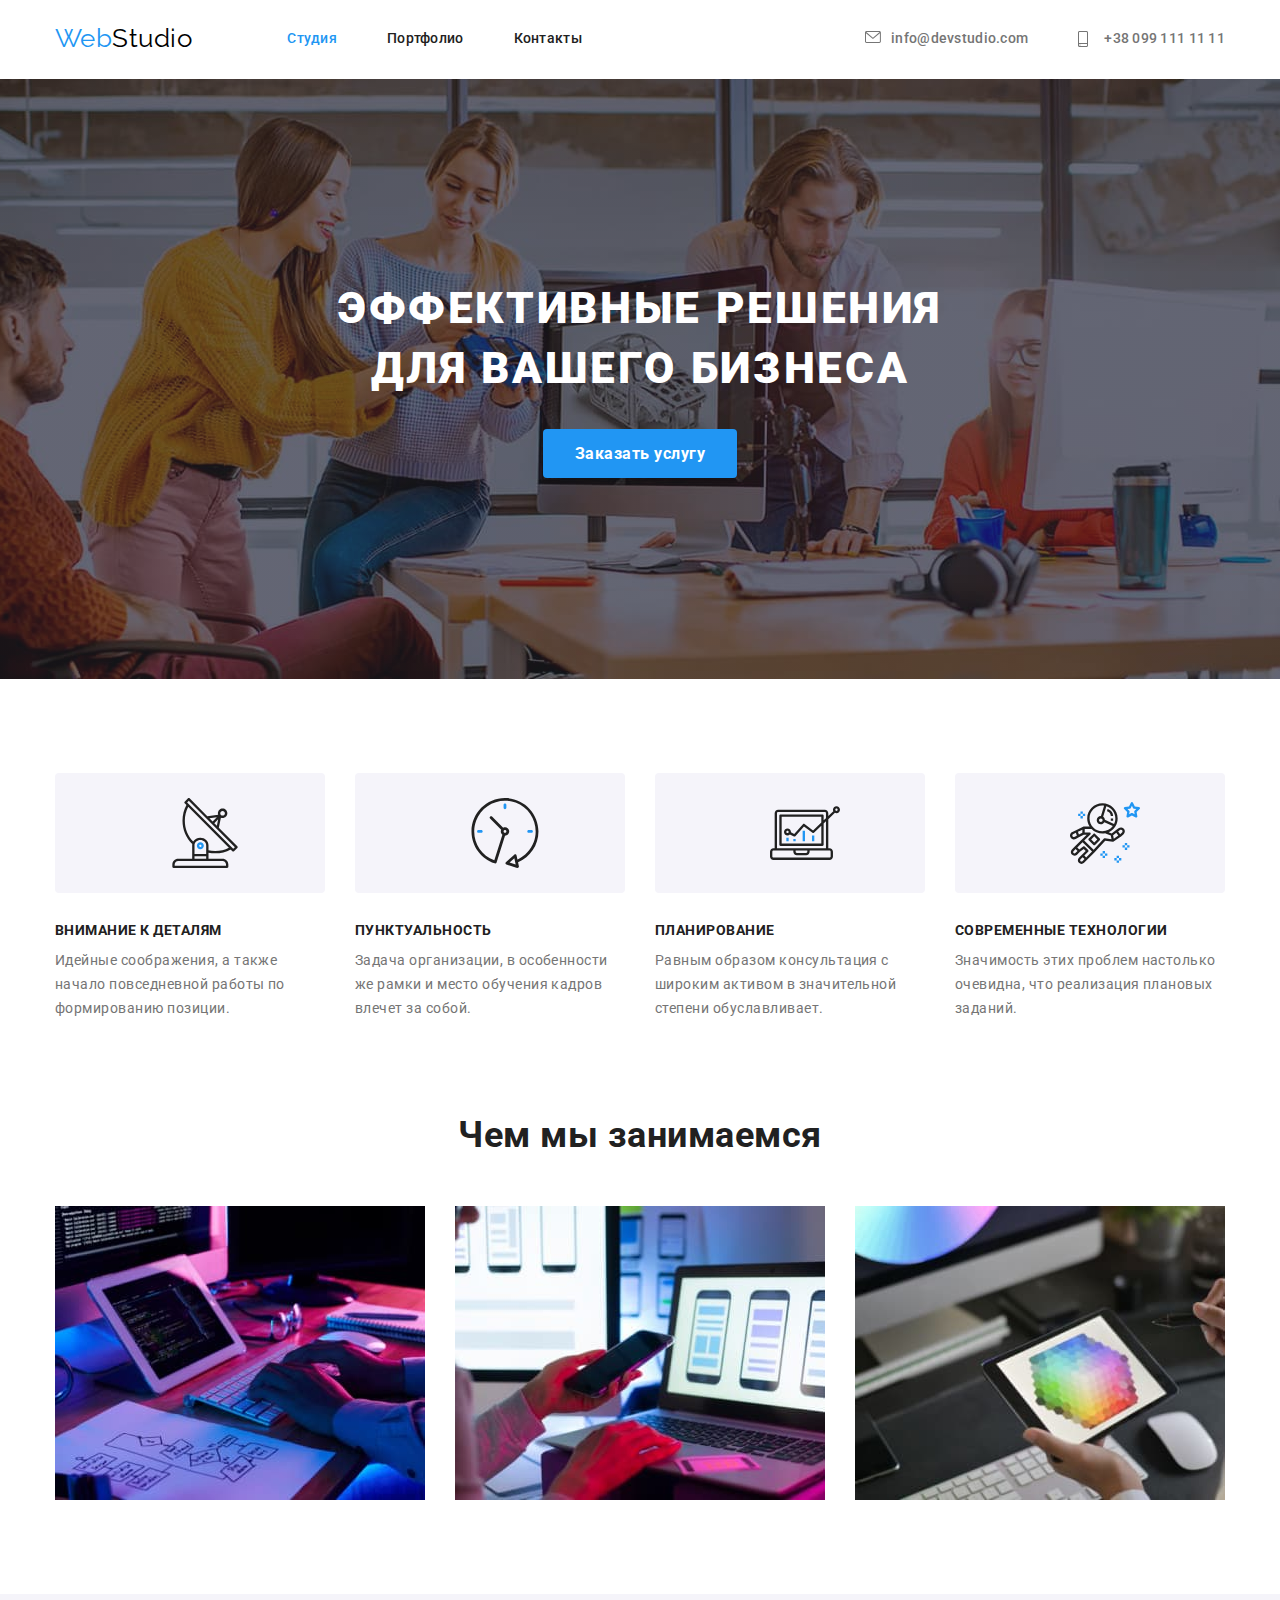
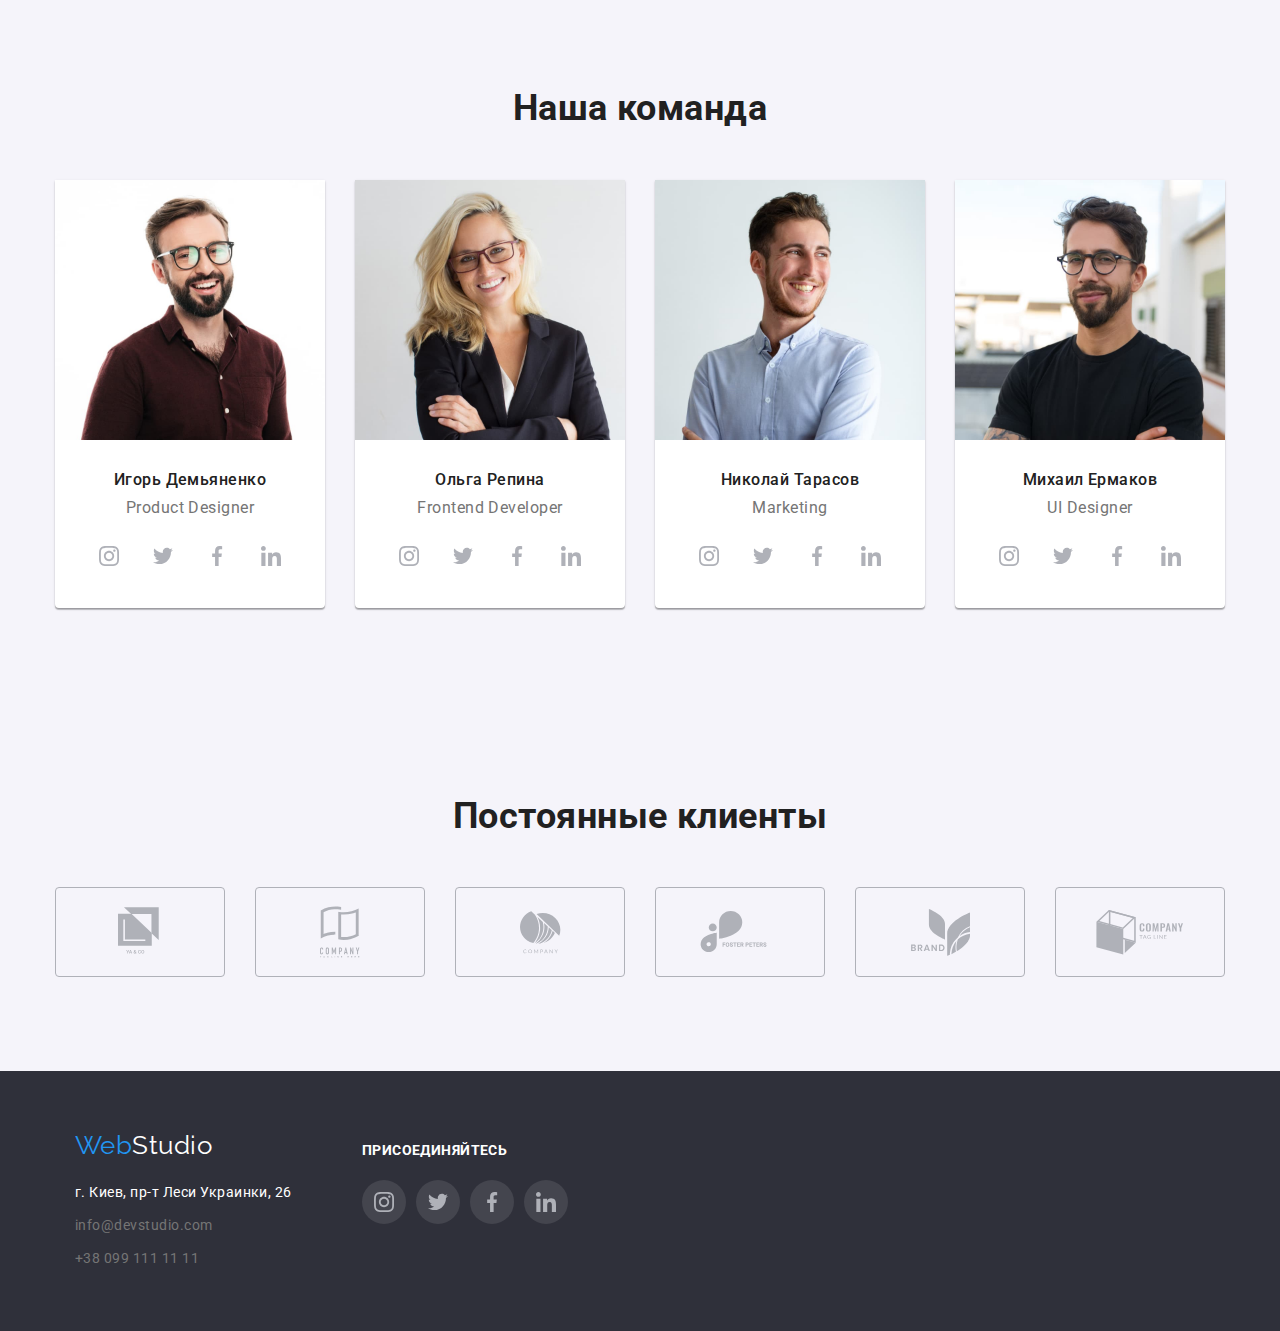
<file: index.html>
<!DOCTYPE html>
<html lang="ru">
<head>
    <meta charset="UTF-8">
    <meta name="viewport" content="width=device-width, initial-scale=1.0">
    <link rel="preconnect" href="https://fonts.gstatic.com">
    <link href="https://fonts.googleapis.com/css2?family=Raleway:wght@700&family=Roboto:wght@400;500;700;900&display=swap" rel="stylesheet">
    <link rel="stylesheet" href="https://cdnjs.cloudflare.com/ajax/libs/modern-normalize/1.0.0/modern-normalize.min.css">
    <link rel="stylesheet" href="./css/styles.css">
    <title>home work 4</title>
</head>
<body>
    <header>
        <div class="container">
            <nav class="main-nav">
                <a href="" class="logo"> <span class="logo-accent">Web</span>Studio</a>
            
                <ul class="site-nav list">
                    <li>
                        <a href="" class="link-current" >Студия</a>
                    </li>
                    <li>
                        <a href="./portfolio.html" class="link" >Портфолио</a>
                    </li>
                    <li>
                        <a href="" class="link" >Контакты</a>
                    </li>
                </ul>
                <ul class="contact-list list">
                     <li class="contact">
                        <a class="contact-list-link" href="mailto:info@devstudio.com">
                            <svg class="contact-icon">
                                <use href="./images/symbol.svg#icon-envelope" width="16px" height="12" ></use>
                            </svg>
                                info@devstudio.com</a>
                     </li>
                     <li>
                        <a class="contact-list-link" href="tel:+380991111111">
                            <svg class="contact-icon">
                                <use href="./images/symbol.svg#icon-smartphone" width="10px" height="16" ></use>
                            </svg>
                            +38 099 111 11 11</a>
                     </li>
                </ul>
            </nav>
        </div>
    </header>
    <main>
        <section class="hero">
            <div class="container">
                    <h1 class="title-hero">Эффективные решения <br>
                    для вашего бизнеса</h1>
                    <a href="" class="button">Заказать услугу</a>
            </div>
        </section>
        <section class="section">
            <div class="container">
                <h2 class="advantages-title">Наши преимущества</h2>
            <ul class="advantages-list list">
                <li>
                    <div class="advantages-div">
                        <svg class="icon-svg" height=70>
                            <use href="./images/symbol.svg#icon-antenna"></use>
                        </svg>
                    </div>
                    <h3 class="advantages-scroll">Внимание к деталям</h3>
                    <p>
                        Идейные соображения, а также начало повседневной работы по формированию позиции.
                    </p>
                </li>
                <li>
                    <div class="advantages-div">
                        <svg class="icon-svg" height=70>
                            <use href="./images/symbol.svg#icon-clock"></use>
                        </svg>
                    </div>
                    <h3 class="advantages-scroll">Пунктуальность</h3>
                    <p>
                        Задача организации, в особенности же рамки и место обучения кадров влечет за собой.
                    </p>
                </li>
                <li>
                    <div class="advantages-div">
                        <svg class="icon-svg" height=70>
                            <use href="./images/symbol.svg#icon-diagram"></use>
                        </svg>
                    </div>
                    <h3 class="advantages-scroll">Планирование</h3>
                    <p>
                        Равным образом консультация с широким активом в значительной степени обуславливает.
                    </p>
                </li>
                <li>
                    <div class="advantages-div">
                        <svg class="icon-svg" height=70>
                            <use href="./images/symbol.svg#icon-astronaut"></use>
                        </svg>
                    </div>
                    <h3 class="advantages-scroll">Современные технологии</h3>
                    <p>
                        Значимость этих проблем настолько очевидна, что реализация плановых заданий.
                    </p>
                </li>
            </ul>
            </div>
        </section>
        <section class="section2">
            <div class="container">
                <h2 class="section-title">Чем мы занимаемся</h2>
            <ul class="work-examples-list list">
                <li class="work-item">
                    <img src="./images/img.jpg" width="370" alt="пример работы 1">
                </li>
                <li class="work-item">
                    <img src="./images/img-(1).jpg" width="370" alt="пример работы 2">
                </li>
                <li class="work-item">
                    <img src="./images/img-(2).jpg" width="370" alt="пример работы 3">
                </li>
            </ul>
            </div>
        </section>
        <section class="section3">
            <div class="container">
                <h2 class="section-title">Наша команда</h2>
            <ul class="headlines-list list">
                <li class="personal-item">
                    <img src="./images/personal-photo-1.jpg" width="270" alt="фото продукт дизайнера">
                    <h3 class="headlines-name">Игорь Демьяненко</h3>
                    <p>Product Designer</p>
                    <ul class="social">
                        <li>
                            <a class="social-item" href="">
                                <svg width="20px" height="20px">
                                    <use href="./images/symbol.svg#icon-instagram"></use>
                                </svg>
                            </a>
                        </li>
                        <li>
                            <a class="social-item" href="">
                                <svg width="20px" height="20px">
                                    <use class="social-icon" href="./images/symbol.svg#icon-twitter"></use>
                                </svg>
                            </a>
                        </li>
                        <li>
                            <a class="social-item" href="">
                                <svg width="20px" height="20px">
                                    <use class="social-icon" href="./images/symbol.svg#icon-facebook"></use>
                                </svg>
                            </a>
                        </li>
                        <li>
                            <a class="social-item" href="">
                                <svg width="20px" height="20px">
                                    <use class="social-icon" href="./images/symbol.svg#icon-linkedin"></use>
                                </svg>
                            </a>
                        </li>
                    </ul>
                </li>
                <li class="personal-item">
                    <img src="./images/personal-photo-2.jpg" width="270" alt="фото фронтэнд разработчика">
                    <h3 class="headlines-name">Ольга Репина</h3>
                    <p>Frontend Developer</p>
                    <ul class="social">
                        <li>
                            <a class="social-item" href="">
                                <svg width="20px" height="20px">
                                    <use href="./images/symbol.svg#icon-instagram"></use>
                                </svg>
                            </a>
                        </li>
                        <li>
                            <a class="social-item" href="">
                                <svg width="20px" height="20px">
                                    <use class="social-icon" href="./images/symbol.svg#icon-twitter"></use>
                                </svg>
                            </a>
                        </li>
                        <li>
                            <a class="social-item" href="">
                                <svg width="20px" height="20px">
                                    <use class="social-icon" href="./images/symbol.svg#icon-facebook"></use>
                                </svg>
                            </a>
                        </li>
                        <li>
                            <a class="social-item" href="">
                                <svg width="20px" height="20px">
                                    <use class="social-icon" href="./images/symbol.svg#icon-linkedin"></use>
                                </svg>
                            </a>
                        </li>
                    </ul>
                </li>
                <li class="personal-item">
                    <img src="./images/personal-photo-3.jpg" width="270" alt="фото маркетолога">
                    <h3 class="headlines-name">Николай Тарасов</h3>
                    <p>Marketing</p>
                    <ul class="social">
                        <li>
                            <a class="social-item" href="">
                                <svg width="20px" height="20px">
                                    <use href="./images/symbol.svg#icon-instagram"></use>
                                </svg>
                            </a>
                        </li>
                        <li>
                            <a class="social-item" href="">
                                <svg width="20px" height="20px">
                                    <use class="social-icon" href="./images/symbol.svg#icon-twitter"></use>
                                </svg>
                            </a>
                        </li>
                        <li>
                            <a class="social-item" href="">
                                <svg width="20px" height="20px">
                                    <use class="social-icon" href="./images/symbol.svg#icon-facebook"></use>
                                </svg>
                            </a>
                        </li>
                        <li>
                            <a class="social-item" href="">
                                <svg width="20px" height="20px">
                                    <use class="social-icon" href="./images/symbol.svg#icon-linkedin"></use>
                                </svg>
                            </a>
                        </li>
                    </ul>
                </li>
                <li class="personal-item">
                    <img src="./images/personal-photo-4.jpg" width="270" alt="фото дизайнера">
                    <h3 class="headlines-name">Михаил Ермаков</h3>
                    <p>UI Designer</p>
                    <ul class="social">
                        <li>
                            <a class="social-item" href="">
                                <svg width="20px" height="20px">
                                    <use href="./images/symbol.svg#icon-instagram"></use>
                                </svg>
                            </a>
                        </li>
                        <li>
                            <a class="social-item" href="">
                                <svg width="20px" height="20px">
                                    <use class="social-icon" href="./images/symbol.svg#icon-twitter"></use>
                                </svg>
                            </a>
                        </li>
                        <li>
                            <a class="social-item" href="">
                                <svg width="20px" height="20px">
                                    <use class="social-icon" href="./images/symbol.svg#icon-facebook"></use>
                                </svg>
                            </a>
                        </li>
                        <li>
                            <a class="social-item" href="">
                                <svg width="20px" height="20px">
                                    <use class="social-icon" href="./images/symbol.svg#icon-linkedin"></use>
                                </svg>
                            </a>
                        </li>
                    </ul>
                </li>
            </ul>
            </div>
        </section>
        <section class="section3">
            <div class="container">
                <h2 class="section-title">Постоянные клиенты</h2>
                <ul class="client-list">
                    <li>
                        <a class="client-thumb" href="">
                            <svg width="45px" height="50px">
                                <use href="./images/symbol.svg#icon-logo1"></use>
                            </svg>
                        </a>
                    </li>
                    <li>
                        <a class="client-thumb" href="">
                            <svg width="40px" height="52px">
                            <use href="./images/symbol.svg#icon-logo2"></use>
                        </svg>
                        </a>
                    </li>
                    <li>
                        <a class="client-thumb" href="">
                            <svg width="41px" height="43px">
                            <use href="./images/symbol.svg#icon-logo3"></use>
                        </svg>
                        </a>
                    </li>
                    <li>
                        <a class="client-thumb" href="">
                            <svg width="80px" height="42px">
                            <use href="./images/symbol.svg#icon-logo4"></use>
                        </svg>
                        </a>
                    </li>
                    <li>
                        <a class="client-thumb" href="">
                            <svg width="59px" height="47px">
                            <use href="./images/symbol.svg#icon-logo5"></use>
                        </svg>
                        </a>
                    </li>
                    <li>
                        <a class="client-thumb" href="">
                            <svg width="88px" height="45px">
                            <use href="./images/symbol.svg#icon-logo6"></use>
                        </svg>
                        </a>
                    </li>
                </ul>
            </div>
        </section>
    </main>
    <footer>
        <div class="container">
            <div class="footer-content">
                <div class="footer-block">
                    <a href="" class="logo-footer"> <span class="logo-accent">Web</span>Studio</a>
                    <address class="adres">
                        <ul>
                            <li>
                                <a href="" class="location">г. Киев, пр-т Леси Украинки, 26</a>
                            </li>
                            <li>
                                <a href="mailto:info@devstudio.com" class="contact-list-link">info@devstudio.com</a>
                            </li>
                            <li>
                                <a href="tel:+380991111111" class="contact-list-link">+38 099 111 11 11</a>
                            </li>
                        </ul>
                </div>
                <div class="footer-block">
                    <span class="social-title-footer">присоединяйтесь</span>
                    <ul class="social-footer social">
                        <li>
                            <a class="social-item" href="">
                                <svg width="20px" height="20px">
                                    <use href="./images/symbol.svg#icon-instagram"></use>
                                </svg>
                            </a>
                        </li>
                        <li>
                            <a class="social-item" href="">
                                <svg width="20px" height="20px">
                                    <use href="./images/symbol.svg#icon-twitter"></use>
                                </svg>
                            </a>
                        </li>
                        <li>
                            <a class="social-item" href="">
                                <svg width="20px" height="20px">
                                    <use href="./images/symbol.svg#icon-facebook"></use>
                                </svg>
                            </a>
                        </li>
                        <li>
                            <a class="social-item" href="">
                                <svg width="20px" height="20px">
                                    <use href="./images/symbol.svg#icon-linkedin"></use>
                                </svg>
                            </a>
                        </li>
                    </ul>
                </div>
            </div>
        </address>
        </div>
    </footer>
</body>
</html>
</file>
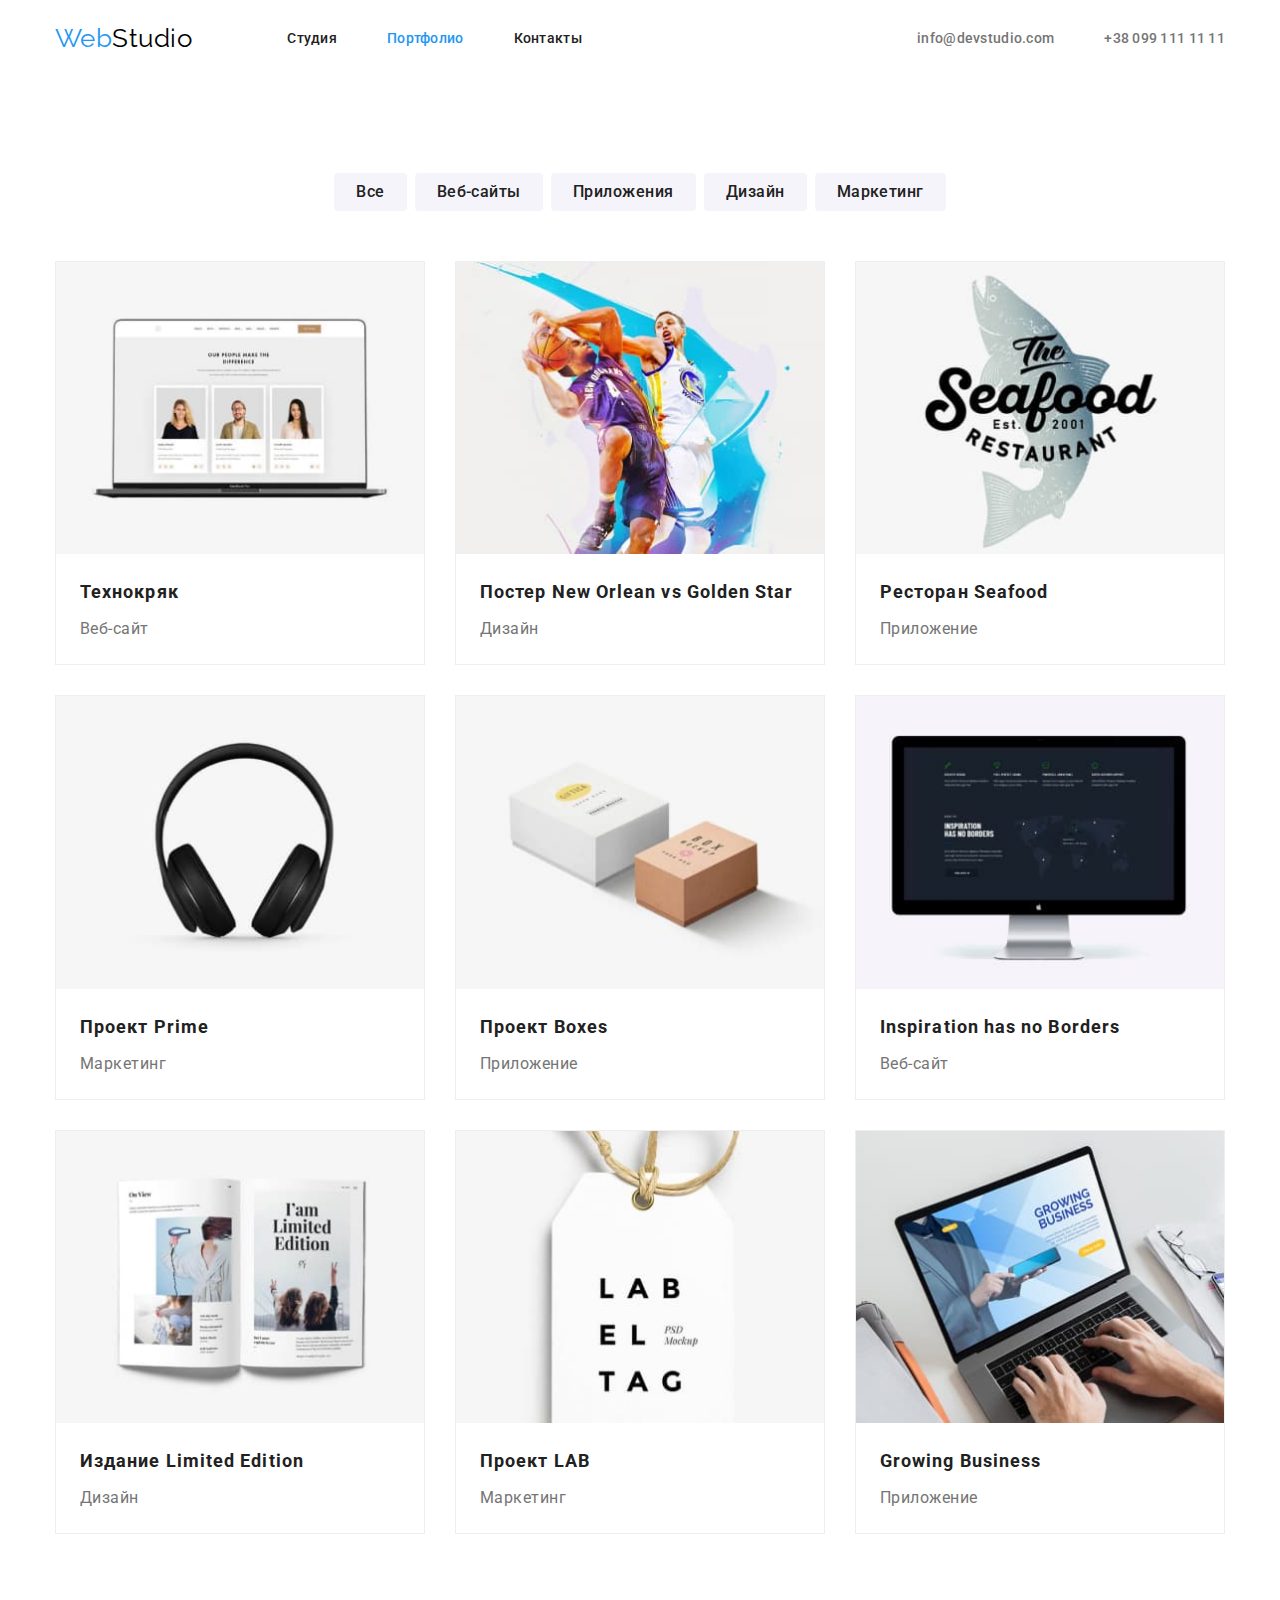
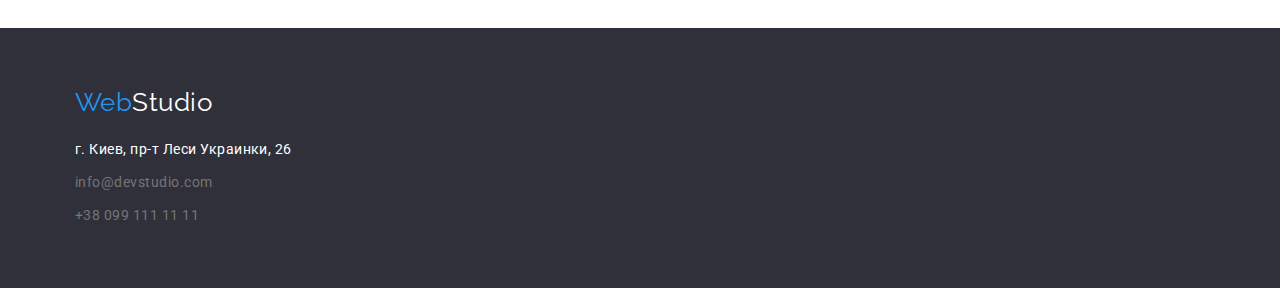
<file: portfolio.html>
<!DOCTYPE html>
<html lang="ru">
<head>
    <meta charset="UTF-8">
    <meta name="viewport" content="width=device-width, initial-scale=1.0">
    <link rel="preconnect" href="https://fonts.gstatic.com">
    <link href="https://fonts.googleapis.com/css2?family=Raleway:wght@700&family=Roboto:wght@400;500;700;900&display=swap" rel="stylesheet">
    <link rel="stylesheet" href="https://cdnjs.cloudflare.com/ajax/libs/modern-normalize/1.0.0/modern-normalize.min.css">
    <link rel="stylesheet" href="./css/styles.css">
    <title>home work 4</title>
</head>
<body>
    <header>
        <div class="container">
            <nav class="main-nav">
                <a href="./index.html" class="logo"> <span class="logo-accent">Web</span>Studio</a>
            
                <ul class="site-nav list">
                    <li>
                        <a href="./index.html" class="link" >Студия</a>
                    </li>
                    <li>
                        <a href="" class="link-current" >Портфолио</a>
                    </li>
                    <li>
                        <a href="" class="link" >Контакты</a>
                    </li>
                </ul>
                <ul class="contact-list list">
                     <li>
                        <a href="mailto:info@devstudio.com" class="contact-list-link">info@devstudio.com</a>
                     </li>
                     <li>
                        <a href="tel:+380991111111" class="contact-list-link">+38 099 111 11 11</a>
                     </li>
                </ul>
            </nav>
        </div>
    </header>
    <main>
            <section class="section2">
                <div class="container">
                    <ul class="services">
                        <li>
                            <a href="" class="button-portfolio">Все</a>
                        </li>
                        <li>
                            <a href="" class="button-portfolio">Веб-сайты</a>
                        </li>
                        <li>
                            <a href="" class="button-portfolio">Приложения</a>
                        </li>
                        <li>
                            <a href="" class="button-portfolio">Дизайн</a>
                        </li>
                        <li>
                            <a href="" class="button-portfolio">Маркетинг</a>
                        </li>
                    </ul> 
        
                     <ul class="portfolio">
                        <li class="list">
                            <a class="portfolio-thumb" href="">
                                    <img src="./images/portfolio1.jpg" width="370" alt="открытый ноутбук">
                                <div class="description">
                                    <h3 class="product-name">Технокряк</h3>
                                    <p class="product-type">Веб-сайт</p>
                                </div>
                            </a>
                        </li>
                        <li class="list">
                            <a class="portfolio-thumb" href="">
                                    <img src="./images/portfolio2.jpg" width="370" alt="борьба за мяч">
                                <div class="description">
                                    <h3 class="product-name">Постер New Orlean vs Golden Star</h3>
                                    <p class="product-type">Дизайн</p>
                                </div>
                            </a>
                        </li>
                        <li class="list">
                            <a class="portfolio-thumb" href="">
                                    <img src="./images/portfolio-1.jpg" width="370" alt="логотип рыбного ресторана">
                                <div class="description">
                                    <h3 class="product-name">Ресторан Seafood</h3>
                                    <p class="product-type">Приложение</p>
                                </div>
                            </a>
                        </li>
                        <li class="list">
                            <a class="portfolio-thumb" href="">
                                    <img src="./images/portfolio-2.jpg" width="370" alt="наушники">
                                <div class="description">
                                    <h3 class="product-name">Проект Prime</h3>
                                    <p class="product-type">Маркетинг</p>
                                </div>
                            </a>
                        </li>
                        <li class="list">
                            <a class="portfolio-thumb" href="">
                                    <img src="./images/portfolio5.jpg" width="370" alt="коробки">
                                <div class="description">
                                    <h3 class="product-name">Проект Boxes</h3>
                                    <p class="product-type">Приложение</p>
                                </div>
                            </a>
                        </li>
                        <li class="list">
                            <a class="portfolio-thumb" href="">
                                    <img src="./images/111.jpg" width="370" alt="монитор">
                                <div class="description">
                                    <h3 class="product-name">Inspiration has no Borders</h3>
                                    <p class="product-type">Веб-сайт</p>
                                </div>
                            </a>
                        </li>
                        <li class="list">
                            <a class="portfolio-thumb" href="">
                                    <img src="./images/portfolio7.jpg" width="370" alt="открытая книга">
                                <div class="description">
                                    <h3 class="product-name">Издание Limited Edition</h3>
                                    <p class="product-type">Дизайн</p>
                                </div>
                            </a>
                        </li>
                        <li class="list">
                            <a class="portfolio-thumb" href="">
                                    <img src="./images/portfolio8.jpg" width="370" alt="бирка">
                                <div class="description">
                                    <h3 class="product-name">Проект LAB</h3>
                                    <p class="product-type">Маркетинг</p>
                                </div>
                            </a>
                        </li>
                        <li class="list">
                            <a class="portfolio-thumb" href="">
                                    <img src="./images/2910404.jpg" width="370" alt="работа за ноутбуком">
                                <div class="description">
                                    <h3 class="product-name">Growing Business</h3>
                                    <p class="product-type">Приложение</p>
                                </div>
                            </a>
                        </li>
                    </ul>
                </div>
            </section>
    </main>
    <footer>
        <div class="container">
            <a href="" class="logo-footer"> <span class="logo-accent">Web</span>Studio</a>
        <address class="adres">
            <ul>
                <li>
                    <a href="" class="location">г. Киев, пр-т Леси Украинки, 26</a>
                </li>
                <li>
                    <a href="mailto:info@devstudio.com" class="contact-list-link">info@devstudio.com</a>
                </li>
                <li>
                    <a href="tel:+380991111111" class="contact-list-link">+38 099 111 11 11</a>
                </li>
            </ul>
        </address>
        </div>
    </footer>
</body>
</html>
</file>
<file: css/styles.css>
/* цвет основного текста 117,117,117,1;
цвет заглавий 33,33,33,1;
цвет текста героя и футера 255,255,255,1;
цвет акцента 33,150,243,1;
*/
 :root {
     --main-text-color: #757575;
     --title-text-color: #212121;
     --hero-text-color: #FFFFFF;
     --accent-color: #2196F3;
     --background-main-color: #E5E5E5;
 }
body {
    font-family: Roboto, sans-serif;
    color: var(--main-text-color);
    Letter-spacing: 0.03em;
}
h1, h2, h3, h4 {
    margin: 0%;
} 
ul {
    margin: 0%;
    padding: 0%;
    list-style: none;
}
a {
    display: block;
    text-decoration: none;
    color: var(--main-text-color);
  }
  p {
      margin: 0%;
      padding: 0%;
  }
.logo-accent {
    color: var(--accent-color);
}
.logo {
    padding-top: 24px;
    padding-bottom: 25px;
    color: #000000;
    font-family: Raleway, sans-serif;
    font-size: 26px;
    text-decoration: none;
}
.container {
    width: 1200px;
    padding-left: 15px;
    padding-right: 15px;
    margin-left: auto;
    margin-right: auto;
    margin-top: 0;
}
.main-nav {
    display: flex;
    align-items: center;
    margin-left: auto;
    margin-right: auto;
    background-color: var(--hero-text-color)
}
.site-nav {
    display: flex;
    margin: 0;
    margin-left: 95px;
    padding-left: 0;
}
.site-nav li:not(:last-child) {
margin-right: 50px;
}
.site-nav .link {
    display: block;
    padding-top: 30px;
    padding-bottom: 30px;
}
 .site-nav .link {
     font-weight: 500;
     font-size: 14px;
     line-height: 1.14;
     color: var(--title-text-color);
     Letter-spacing: 0.02em;
     text-decoration: none;
}
.site-nav .link:hover,
.site-nav .link:focus {
    color: var(--accent-color);
}
.site-nav .link-current {
     display: block;
     padding-top: 30px;
     padding-bottom: 30px;
     font-weight: 500;
     font-size: 14px;
     line-height: 1.14;
     color: var(--accent-color);
     Letter-spacing: 0.02em;
     text-decoration: none;
 }
 .contact-list {
     display: flex;
     margin: 0%;
     margin-left: auto;
     padding-top: 30px;
     padding-bottom: 30px;
     padding-left: 0;
     font-weight: 500;
     font-size: 14px;
     line-height: 1.14;
     letter-spacing: 0.02em;
}
.contact-list li + li {
    margin-left: 50px;
}
.contact-list-link {
    display: flex;
    align-items: center;
    text-decoration: none;
}
.contact-icon {
    width: 16px;
    height: 16px;
    margin-right: 10px;
    background-position: center;
    fill: currentColor;
}
.contact-list a:hover,
.contact-list a:focus {
    color: var(--accent-color);
    fill: var(--accent-color);
}
 .hero {
     max-width: 1600px;
     height: 600px;
     margin-right: auto;
     margin-left: auto;
     text-align: center;
     padding-top: 200px;
     padding-bottom: 200px;
     background-image: linear-gradient(
         to right,
         rgba(47, 48, 58, 0.4),
         rgba(47, 48, 58, 0.4)
     ),
     url(../images/hero.jpg);
     background-repeat: no-repeat;
     background-position: center;
     background-color: #C4C4C4;
     
}
.title-hero {
     font-weight: 900;
     font-size: 44px;
     line-height: 1.36;
     text-transform: uppercase;
     Letter-spacing: 0.06em;
     color: var(--hero-text-color);
}
.button {
    display: inline-block;
    padding: 10px 32px;
    margin-top: 30px;
    color: var(--hero-text-color);
    background-color: var(--accent-color);
    font-weight: 700;
    font-size: 16px;
    line-height: 1.87;
    box-shadow: 0px 4px 4px rgba(0, 0, 0, 0.15);
    border-radius: 4px;
}
.button:hover,
.button:focus {
    background-color: var(--hero-text-color);
    color: var(--accent-color);   
} 
.button-portfolio {
    display: inline-block;
    padding: 6px 22px;
    color: var(--title-text-color);
    font-weight: 500;
    font-size: 16px;
    line-height: 1.63;
    background: #F5F4FA;
    border-radius: 4px;
}
.services :not(:last-child) {
    margin-right: 8px;
}
.button-portfolio:hover,
.button-portfolio:focus {
    color: var(--hero-text-color);
    background: #2196F3;
    box-shadow: 0px 3px 1px rgba(0, 0, 0, 0.1), 0px 1px 2px rgba(0, 0, 0, 0.08), 0px 2px 2px rgba(0, 0, 0, 0.12);
    border-radius: 4px;
} 
.section {
    padding-top: 94px;
}
.section2 {
    padding-top: 94px;
    padding-bottom: 94px;
}
.section3 {
    padding-top: 94px;
    padding-bottom: 94px;
    background-color: #F5F4FA;
}
.section-title {
    color: var(--title-text-color);
    font-weight: 700;
    font-size: 36px;
    line-height: 1.16;
    text-align: center;
    margin-bottom: 50px;
}
.advantages-scroll {
    color: var(--title-text-color);
    font-weight: 700;
    font-size: 14px;
    line-height: 1.14;
    text-transform: uppercase;
}
.employees-list {
color: var(--main-text-color);
}

.headlines-name {
    margin-top: 30px;
    margin-bottom: 10px;
    color: var(--title-text-color);
    font-weight: 500;
    font-size: 16px;
    line-height: 1.19;
    text-align: center;
}
.headlines-list {
    display: flex;
    flex-wrap: wrap;
    text-align: center;
}
.personal-item {
    width: 270px;
    margin-right: 30px;
    padding-bottom: 30px;
    box-shadow: 0px 1px 3px rgba(0, 0, 0, 0.12), 0px 1px 1px rgba(0, 0, 0, 0.14), 0px 2px 1px rgba(0, 0, 0, 0.2);
    border-radius: 0px 0px 4px 4px;
    background-color: var(--hero-text-color);
}
.personal-item:nth-child(4n) {
    margin-right: 0%;
}
.advantages-list p {
    margin-top: 10px;
}
.advantages-list {
    display: flex;
    font-size: 14px;
    line-height: 1.71;
}
.advantages-list li + li {
    margin-left: 30px;
}
.advantages-list li {
    Width: calc((100% - 90px) / 4);
}
.advantages-div {
    height: 120px;
    margin-bottom: 30px;
    padding: 25px 0px;
    background: #F5F4FA;
    border-radius: 4px;
}

.advantages-title {
    display: none;
}
.work-examples-list {
    display: flex;
    flex-wrap: wrap;
}
.work-item {
    width: 370px;
    margin-right: 30px;
}
.work-item:nth-child(3n) {
    margin-right: 0%;
}
.social {
    display: flex;
    margin-top: 16px;
    justify-content: center;
    align-items: center;
}
.social-item {
    display: flex;
    width: 44px;
    height: 44px;
    border-radius: 50%;
    justify-content: center;
    align-items: center;
    background-color: var(--hero-text-color);
    fill:#AFB1B8;
}
.social-item:hover,
.social-item:focus {
    background-color: var(--accent-color);
    fill: var(--hero-text-color);
}
.social li:not(:last-child) {
    margin-right: 10px;
}
.social-footer a {
    background-color: rgba(255, 255, 255, 0.1);
}
.client-list {
    display: flex;
    justify-content: center;
    align-items: center;
    flex-wrap: wrap;
    list-style: none;
}
.client-thumb {
    display: flex;
    align-items: center;
    justify-content: center;
    width: 170px;
    height: 90px;
    fill: #AFB1B8;
    border: 1px solid #AFB1B8;
    box-sizing: border-box;
    border-radius: 4px;
}
.client-thumb:hover,
.client-thumb:focus {
    border: 1px solid var(--accent-color);
    fill: var(--accent-color);
}
.client-list li + li {
    margin-left: 30px;
}
footer {
    margin-left: auto;
    margin-right: auto;
    padding: 60px;
    font-family: Roboto, sans-serif;
    font-style: normal;
    background-color: #2F303A;
}
.adres li:not(:last-child) {
    margin-bottom: 9px;
}
.footer-content {
    display: flex;
}
.social-footer {
    display: flex;
    margin-top: 20px;
    justify-content:left;
    align-items: center;
}
.footer-content .footer-block + .footer-block {
    margin-left: 70px;
}
.social-title-footer {
    display: inline-block;
     margin-top: 12px;
     font-weight: 700;
     font-size: 14px;
     line-height: 1.14;
     color: var(--hero-text-color);
     Letter-spacing: 0.03em;
     text-transform: uppercase;
}
.logo-footer {
    display: inline-block;
    margin-bottom: 20px;
    color: var(--hero-text-color);
    font-family: Raleway, sans-serif;
    font-size: 26px;
    text-decoration: none;
}
.adres {
    font-size: 14px;
    line-height: 1.71;
    color: rgba(255, 255, 255, 0.6);
    font-style: normal;
}
.location {
    margin-bottom: 9px;
    font-size: 14px;
    line-height: 1.71;
    color: #FFFFFF;
    font-style: normal;
    text-decoration: none;
}

.list {
    list-style: none;
}

/*portfolio*/

.services {
    display: flex;
    justify-content: center;
    margin-bottom: 50px;
}
.portfolio {
    display: flex;
    flex-wrap: wrap;
    text-align: left;
}
.portfolio .list {
    Width: calc((100% - 60px) / 3);
    margin-right: 30px;
    margin-bottom: 30px;
    background: #FFFFFF;
    border: 1px solid #EEEEEE;
}
.portfolio .list:nth-child(3n) {
    margin-right: 0%;
}
.portfolio .list:nth-last-child(-n + 3) {
    margin-bottom: 0px;
}
.portfolio-thumb:hover,
.portfolio-thumb:focus {
    box-shadow: 0px 1px 1px rgba(0, 0, 0, 0.12), 0px 4px 4px rgba(0, 0, 0, 0.06), 1px 4px 6px rgba(0, 0, 0, 0.16);
}
.product-name {
    margin-bottom: 4px;
    font-weight: 700;
    font-size: 18px;
    line-height: 2;
    letter-spacing: 0.06em;
    color: var(--title-text-color);
}
.product-type {
    font-size: 16px;
    line-height: 1.87;
}
.description {
    margin: 20px 24px;
}
img {
  display: block;
  max-width: 100%;
  height: auto;
 }
</file>
